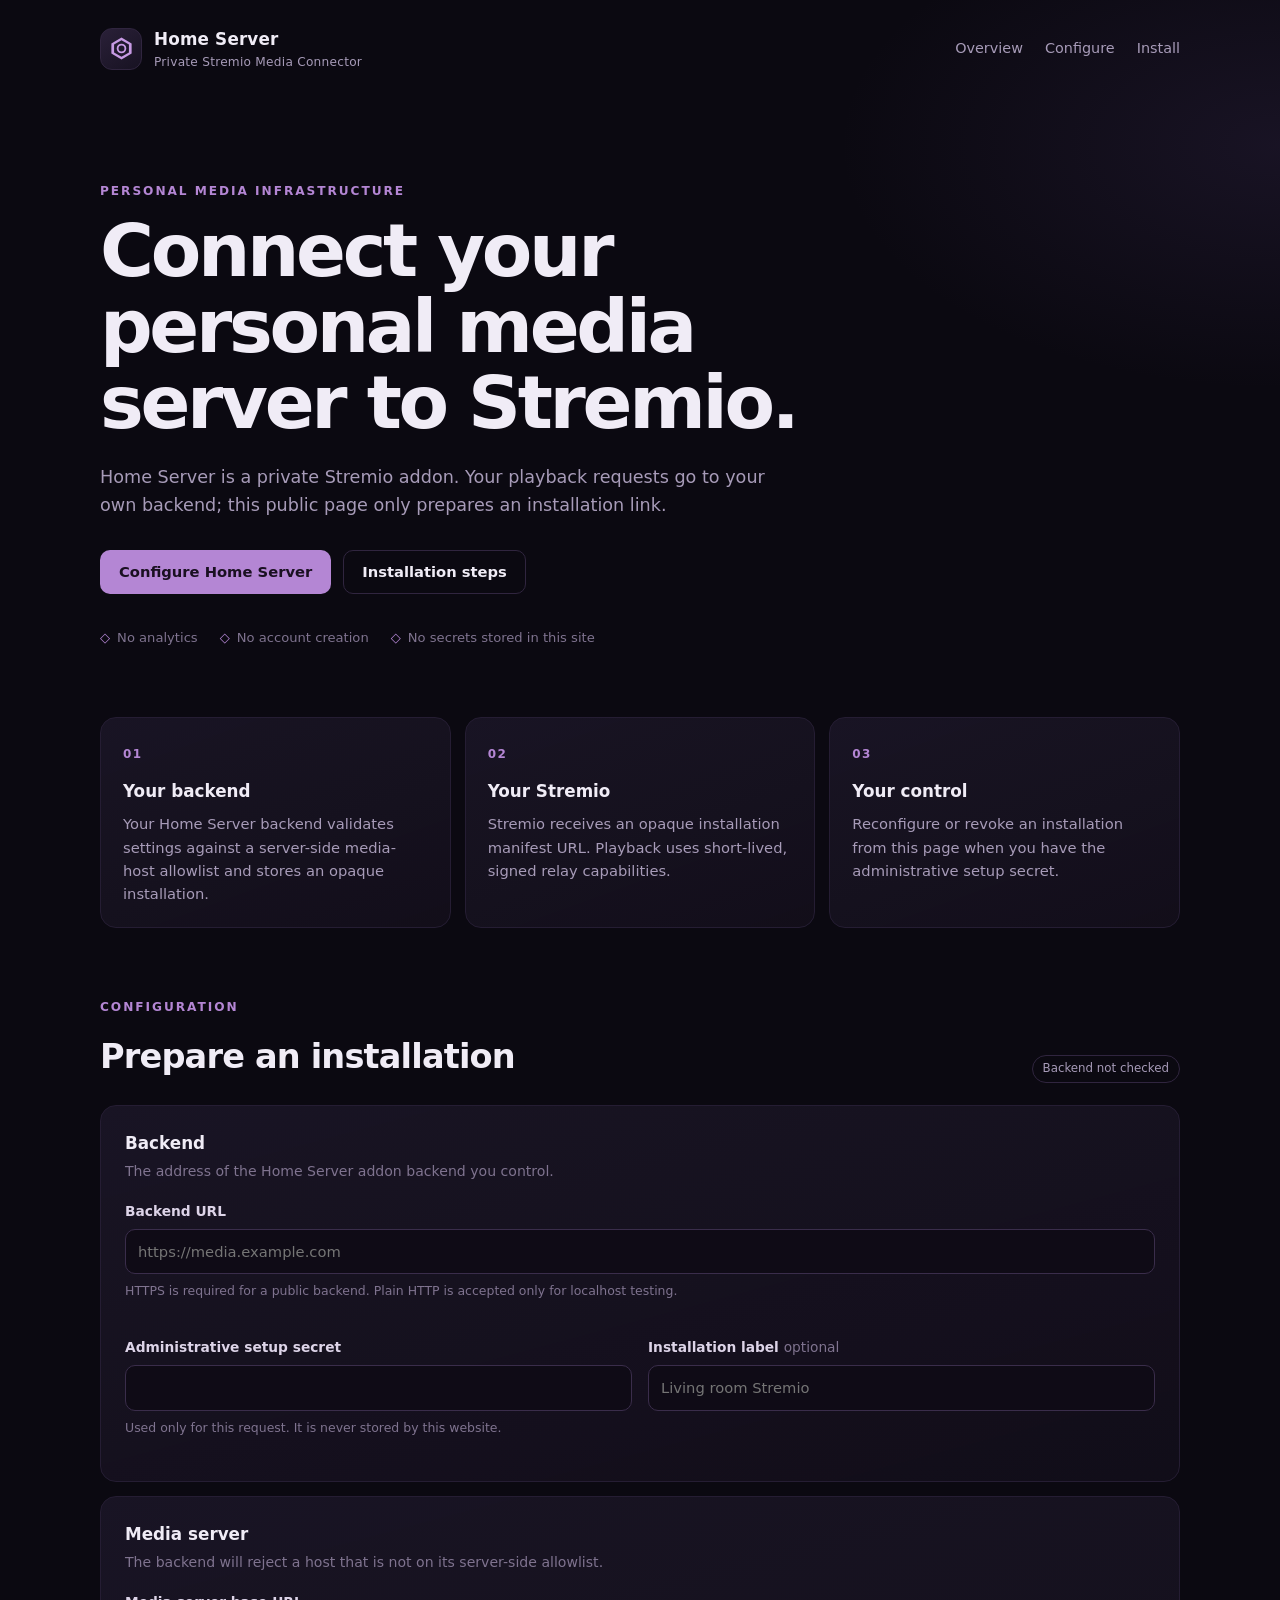
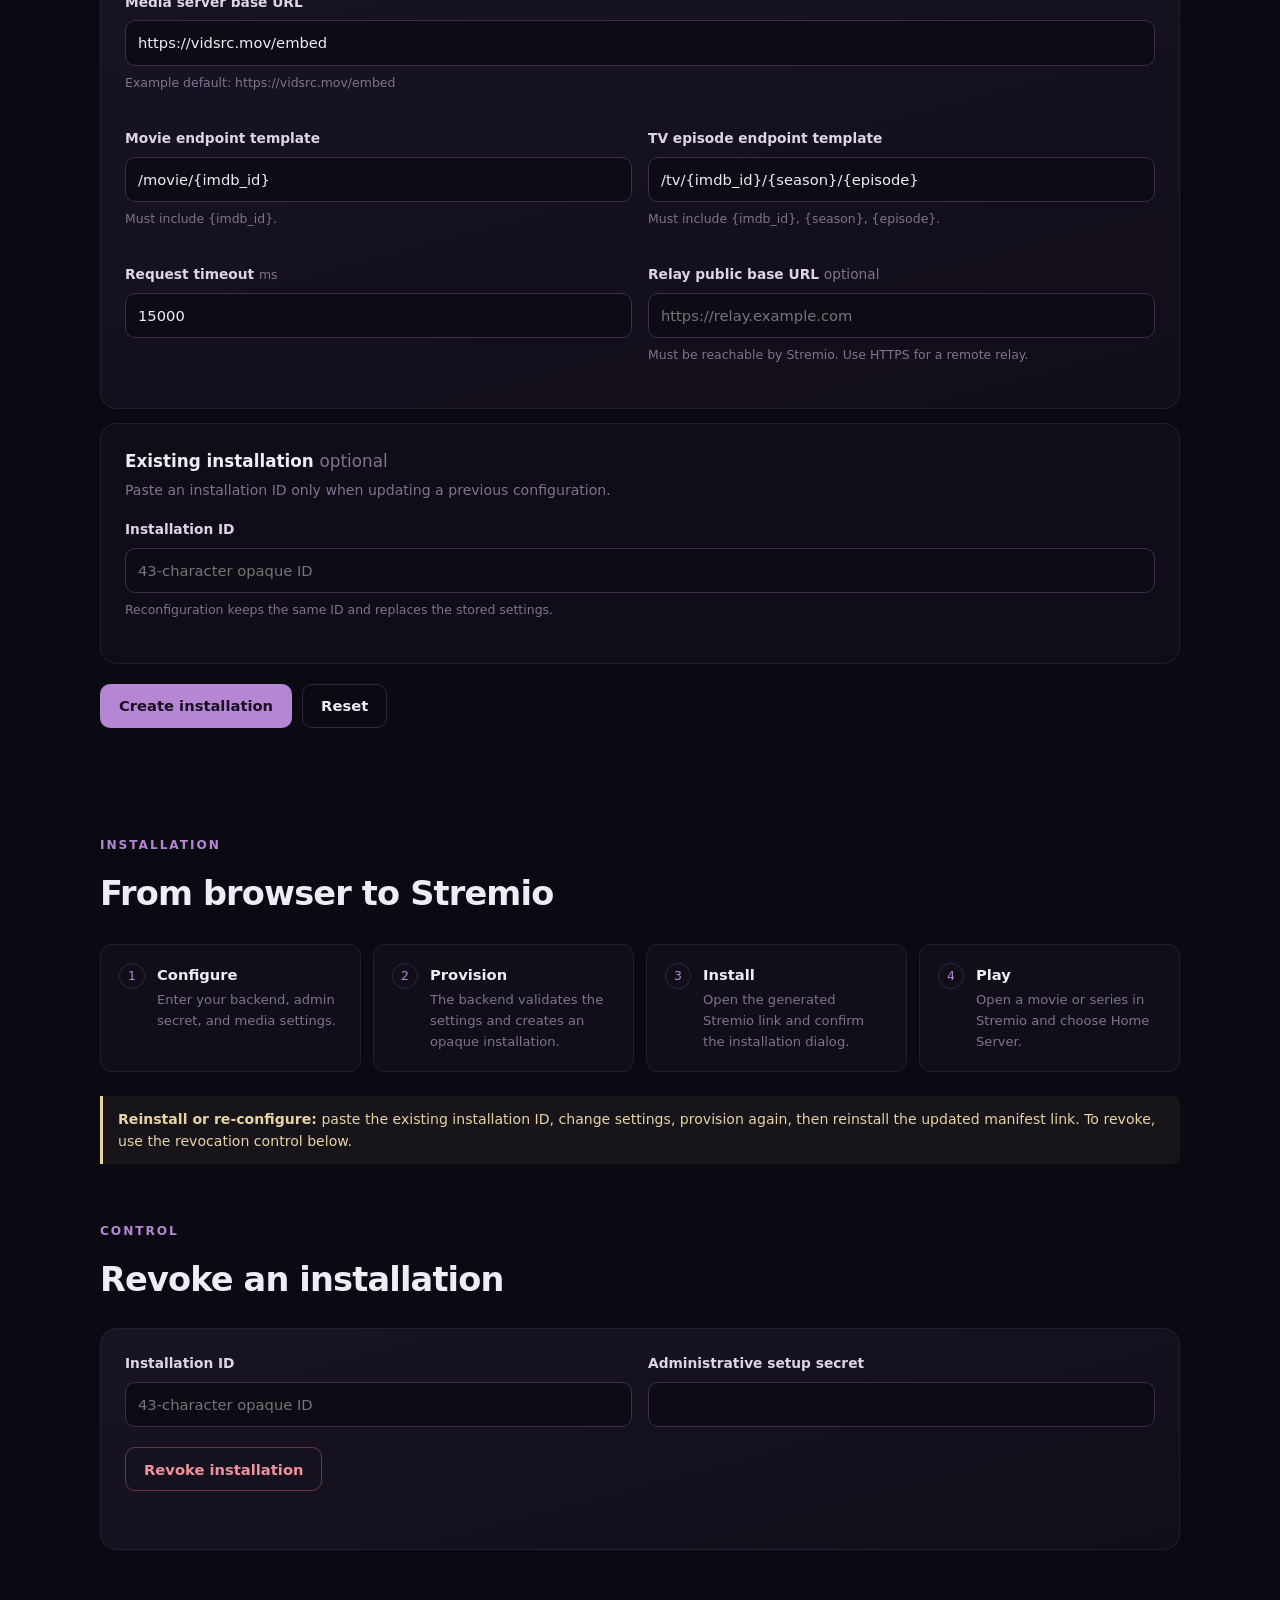
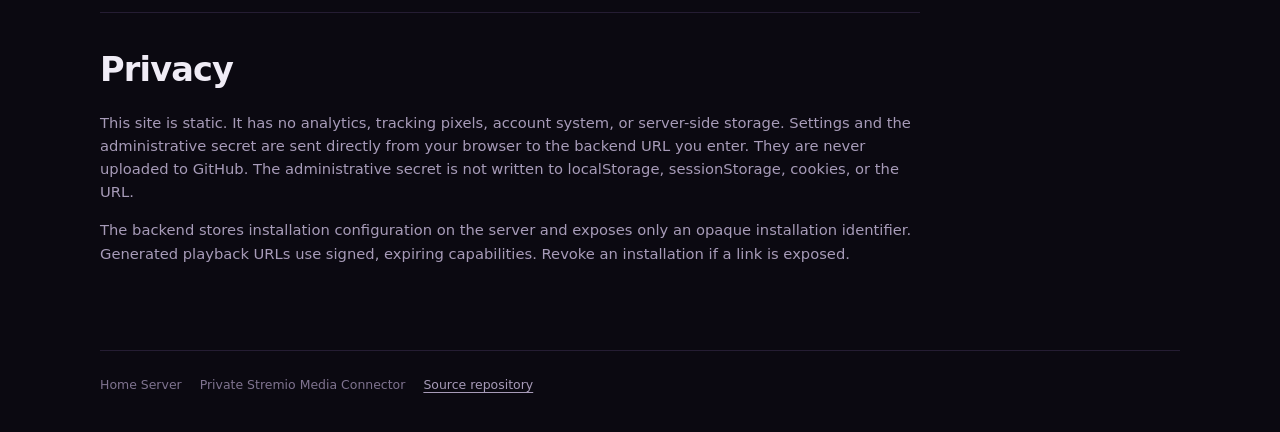
<file: index.html>
<!doctype html>
<html lang="en">
<head>
  <meta charset="utf-8">
  <meta name="viewport" content="width=device-width, initial-scale=1">
  <meta name="color-scheme" content="dark">
  <meta name="description" content="Home Server — connect your personal media server to Stremio.">
  <title>Home Server — Private Stremio Media Connector</title>
  <link rel="stylesheet" href="./assets/css/style.css">
</head>
<body>
  <a class="skip-link" href="#configure">Skip to configuration</a>
  <header class="site-header">
    <a class="brand" href="./" aria-label="Home Server home">
      <span class="brand-mark" aria-hidden="true">
        <svg viewBox="0 0 32 32" role="img"><path d="M16 3 4 10v12l12 7 12-7V10L16 3Zm0 3.2 8.8 5.1v9.4L16 25.8l-8.8-5.1v-9.4L16 6.2Zm0 4.1a5.7 5.7 0 1 0 0 11.4 5.7 5.7 0 0 0 0-11.4Zm0 2.2a3.5 3.5 0 1 1 0 7 3.5 3.5 0 0 1 0-7Z"/></svg>
      </span>
      <span>
        <strong>Home Server</strong>
        <small>Private Stremio Media Connector</small>
      </span>
    </a>
    <nav aria-label="Page sections">
      <a href="#overview">Overview</a>
      <a href="#configure">Configure</a>
      <a href="#install">Install</a>
    </nav>
  </header>

  <main>
    <section class="hero" id="overview">
      <p class="eyebrow">Personal media infrastructure</p>
      <h1>Connect your personal media server to Stremio.</h1>
      <p class="hero-copy">
        Home Server is a private Stremio addon. Your playback requests go to your
        own backend; this public page only prepares an installation link.
      </p>
      <div class="hero-actions">
        <a class="button primary" href="#configure">Configure Home Server</a>
        <a class="button ghost" href="#install">Installation steps</a>
      </div>
      <div class="trust-row" aria-label="Privacy highlights">
        <span>No analytics</span>
        <span>No account creation</span>
        <span>No secrets stored in this site</span>
      </div>
    </section>

    <section class="panel-grid" aria-label="How it works">
      <article class="panel">
        <span class="step">01</span>
        <h2>Your backend</h2>
        <p>Your Home Server backend validates settings against a server-side media-host allowlist and stores an opaque installation.</p>
      </article>
      <article class="panel">
        <span class="step">02</span>
        <h2>Your Stremio</h2>
        <p>Stremio receives an opaque installation manifest URL. Playback uses short-lived, signed relay capabilities.</p>
      </article>
      <article class="panel">
        <span class="step">03</span>
        <h2>Your control</h2>
        <p>Reconfigure or revoke an installation from this page when you have the administrative setup secret.</p>
      </article>
    </section>

    <section class="workspace" id="configure">
      <div class="section-heading">
        <div>
          <p class="eyebrow">Configuration</p>
          <h2>Prepare an installation</h2>
        </div>
        <span class="status-pill" id="connectionPill">Backend not checked</span>
      </div>

      <form id="configForm" novalidate>
        <div class="card">
          <div class="card-heading">
            <h3>Backend</h3>
            <p>The address of the Home Server addon backend you control.</p>
          </div>
          <div class="field-grid">
            <label class="field field-span">
              <span>Backend URL</span>
              <input id="backendUrl" name="backendUrl" type="url" inputmode="url" placeholder="https://media.example.com" autocomplete="url" required>
              <small class="hint">HTTPS is required for a public backend. Plain HTTP is accepted only for localhost testing.</small>
              <em class="error" data-error-for="backendUrl"></em>
            </label>
            <label class="field">
              <span>Administrative setup secret</span>
              <input id="adminSecret" name="adminSecret" type="password" autocomplete="off" spellcheck="false" required>
              <small class="hint">Used only for this request. It is never stored by this website.</small>
              <em class="error" data-error-for="adminSecret"></em>
            </label>
            <label class="field">
              <span>Installation label <span class="optional">optional</span></span>
              <input id="label" name="label" type="text" maxlength="80" placeholder="Living room Stremio">
              <em class="error" data-error-for="label"></em>
            </label>
          </div>
        </div>

        <div class="card">
          <div class="card-heading">
            <h3>Media server</h3>
            <p>The backend will reject a host that is not on its server-side allowlist.</p>
          </div>
          <div class="field-grid">
            <label class="field field-span">
              <span>Media server base URL</span>
              <input id="mediaServerBaseUrl" name="mediaServerBaseUrl" type="url" inputmode="url" placeholder="https://vidsrc.mov/embed" autocomplete="url" required>
              <small class="hint">Example default: https://vidsrc.mov/embed</small>
              <em class="error" data-error-for="mediaServerBaseUrl"></em>
            </label>
            <label class="field">
              <span>Movie endpoint template</span>
              <input id="movieEndpoint" name="movieEndpoint" type="text" value="/movie/{imdb_id}" required>
              <small class="hint">Must include {imdb_id}.</small>
              <em class="error" data-error-for="movieEndpoint"></em>
            </label>
            <label class="field">
              <span>TV episode endpoint template</span>
              <input id="tvEndpoint" name="tvEndpoint" type="text" value="/tv/{imdb_id}/{season}/{episode}" required>
              <small class="hint">Must include {imdb_id}, {season}, {episode}.</small>
              <em class="error" data-error-for="tvEndpoint"></em>
            </label>
            <label class="field">
              <span>Request timeout <span class="unit">ms</span></span>
              <input id="timeoutMs" name="timeoutMs" type="number" min="1000" max="120000" step="1" value="15000" required>
              <em class="error" data-error-for="timeoutMs"></em>
            </label>
            <label class="field">
              <span>Relay public base URL <span class="optional">optional</span></span>
              <input id="relayPublicBaseUrl" name="relayPublicBaseUrl" type="url" inputmode="url" placeholder="https://relay.example.com">
              <small class="hint">Must be reachable by Stremio. Use HTTPS for a remote relay.</small>
              <em class="error" data-error-for="relayPublicBaseUrl"></em>
            </label>
          </div>
        </div>

        <div class="card subtle-card">
          <div class="card-heading">
            <h3>Existing installation <span class="optional">optional</span></h3>
            <p>Paste an installation ID only when updating a previous configuration.</p>
          </div>
          <label class="field">
            <span>Installation ID</span>
            <input id="installationId" name="installationId" type="text" autocomplete="off" spellcheck="false" placeholder="43-character opaque ID">
            <small class="hint">Reconfiguration keeps the same ID and replaces the stored settings.</small>
            <em class="error" data-error-for="installationId"></em>
          </label>
        </div>

        <div class="form-actions">
          <button class="button primary" type="submit" id="provisionButton">Create installation</button>
          <button class="button ghost" type="button" id="resetButton">Reset</button>
        </div>
        <p class="form-message" id="formMessage" role="status" aria-live="polite"></p>
      </form>
    </section>

    <section class="result-card" id="result" hidden aria-live="polite">
      <div class="result-heading">
        <div>
          <p class="eyebrow">Provisioned</p>
          <h2>Your installation is ready</h2>
        </div>
        <span class="status-pill success">Stored server-side</span>
      </div>
      <dl class="result-meta">
        <div><dt>Installation ID</dt><dd id="resultId"></dd></div>
        <div><dt>Relay</dt><dd id="resultRelay"></dd></div>
      </dl>
      <div class="url-row">
        <label class="field field-span">
          <span>Manifest URL</span>
          <input id="manifestUrl" class="mono" type="text" readonly>
        </label>
        <button class="button ghost small" type="button" id="copyManifest">Copy manifest URL</button>
      </div>
      <div class="install-row">
        <a class="button primary" id="installLink" href="#">Install in Stremio</a>
        <button class="button ghost" type="button" id="copyInstall">Copy Stremio link</button>
      </div>
      <p class="hint">Stremio may show a confirmation dialog. Confirm the installation for it to persist.</p>
    </section>

    <section class="install-steps" id="install">
      <p class="eyebrow">Installation</p>
      <h2>From browser to Stremio</h2>
      <ol class="steps">
        <li><span>1</span><div><strong>Configure</strong><p>Enter your backend, admin secret, and media settings.</p></div></li>
        <li><span>2</span><div><strong>Provision</strong><p>The backend validates the settings and creates an opaque installation.</p></div></li>
        <li><span>3</span><div><strong>Install</strong><p>Open the generated Stremio link and confirm the installation dialog.</p></div></li>
        <li><span>4</span><div><strong>Play</strong><p>Open a movie or series in Stremio and choose Home Server.</p></div></li>
      </ol>
      <div class="notice">
        <strong>Reinstall or re-configure:</strong> paste the existing installation ID, change settings, provision again, then reinstall the updated manifest link. To revoke, use the revocation control below.
      </div>
    </section>

    <section class="workspace revoke-section" id="revoke">
      <div class="section-heading">
        <div>
          <p class="eyebrow">Control</p>
          <h2>Revoke an installation</h2>
        </div>
      </div>
      <div class="card">
        <div class="field-grid">
          <label class="field">
            <span>Installation ID</span>
            <input id="revokeId" type="text" autocomplete="off" spellcheck="false" placeholder="43-character opaque ID">
          </label>
          <label class="field">
            <span>Administrative setup secret</span>
            <input id="revokeSecret" type="password" autocomplete="off" spellcheck="false">
          </label>
        </div>
        <div class="form-actions">
          <button class="button danger" type="button" id="revokeButton">Revoke installation</button>
        </div>
        <p class="form-message" id="revokeMessage" role="status" aria-live="polite"></p>
      </div>
    </section>

    <section class="privacy" aria-label="Privacy statement">
      <h2>Privacy</h2>
      <p>This site is static. It has no analytics, tracking pixels, account system, or server-side storage. Settings and the administrative secret are sent directly from your browser to the backend URL you enter. They are never uploaded to GitHub. The administrative secret is not written to localStorage, sessionStorage, cookies, or the URL.</p>
      <p>The backend stores installation configuration on the server and exposes only an opaque installation identifier. Generated playback URLs use signed, expiring capabilities. Revoke an installation if a link is exposed.</p>
    </section>
  </main>

  <footer class="site-footer">
    <span>Home Server</span>
    <span>Private Stremio Media Connector</span>
    <a href="https://github.com/pastvision/homeserver" rel="noreferrer">Source repository</a>
  </footer>

  <script type="module" src="./assets/js/app.js"></script>
</body>
</html>
</file>
<file: assets/css/style.css>
:root {
  color-scheme: dark;
  --bg: #0b0911;
  --bg-soft: #110d19;
  --panel: #171222;
  --panel-2: #1d1729;
  --line: #30253f;
  --line-soft: #251d33;
  --text: #f0ecf6;
  --muted: #a79bb8;
  --muted-2: #7f738f;
  --accent: #b486d4;
  --accent-strong: #c79ae4;
  --accent-ink: #1a1021;
  --success: #8ee6a8;
  --danger: #f0929e;
  --warning: #e7d3a5;
  --radius: 16px;
  --radius-sm: 10px;
  --max: 1080px;
  font-family: Inter, ui-sans-serif, system-ui, -apple-system, "Segoe UI", Roboto, sans-serif;
  font-synthesis: none;
}

* { box-sizing: border-box; }
html { scroll-behavior: smooth; }
body {
  margin: 0;
  background:
    radial-gradient(900px 480px at 12% -10%, rgba(139, 91, 178, .22), transparent 60%),
    radial-gradient(760px 420px at 100% 4%, rgba(86, 64, 123, .18), transparent 58%),
    var(--bg);
  color: var(--text);
  line-height: 1.58;
  -webkit-font-smoothing: antialiased;
}

a { color: var(--accent-strong); text-underline-offset: 3px; }
a:hover { color: #e0c1f5; }
.skip-link {
  position: absolute; left: -999px; top: 12px; z-index: 20;
  background: var(--accent); color: var(--accent-ink); padding: 10px 14px; border-radius: 8px;
}
.skip-link:focus { left: 12px; }

.site-header {
  width: min(var(--max), calc(100% - 40px));
  margin: 0 auto;
  padding: 26px 0 20px;
  display: flex; align-items: center; justify-content: space-between; gap: 24px;
}
.brand { display: flex; align-items: center; gap: 12px; color: var(--text); text-decoration: none; }
.brand-mark { width: 42px; height: 42px; display: grid; place-items: center; border: 1px solid var(--line); border-radius: 12px; background: linear-gradient(145deg, #2a2038, #171222); }
.brand-mark svg { width: 27px; height: 27px; fill: var(--accent-strong); }
.brand strong { display: block; font-size: 1.05rem; letter-spacing: .01em; }
.brand small { display: block; color: var(--muted); font-size: .76rem; letter-spacing: .02em; }
.site-header nav { display: flex; gap: 22px; font-size: .9rem; }
.site-header nav a { color: var(--muted); text-decoration: none; }
.site-header nav a:hover { color: var(--text); }

main { width: min(var(--max), calc(100% - 40px)); margin: 0 auto; padding: 34px 0 70px; }

.hero { padding: 56px 0 34px; max-width: 840px; }
.eyebrow { margin: 0 0 12px; color: var(--accent); font-size: .76rem; font-weight: 700; letter-spacing: .16em; text-transform: uppercase; }
h1 { margin: 0; font-size: clamp(2.5rem, 6.5vw, 4.6rem); line-height: 1.03; letter-spacing: -.045em; font-weight: 720; }
.hero-copy { margin: 24px 0 0; max-width: 680px; color: var(--muted); font-size: 1.1rem; }
.hero-actions { display: flex; flex-wrap: wrap; gap: 12px; margin-top: 30px; }
.trust-row { display: flex; flex-wrap: wrap; gap: 10px 22px; margin-top: 34px; color: var(--muted-2); font-size: .82rem; }
.trust-row span::before { content: "◇"; color: var(--accent); margin-right: 7px; }

.button {
  display: inline-flex; align-items: center; justify-content: center; gap: 8px;
  min-height: 44px; padding: 0 18px; border-radius: 10px; border: 1px solid transparent;
  font: inherit; font-weight: 650; font-size: .92rem; text-decoration: none; cursor: pointer;
  transition: background .16s ease, border-color .16s ease, color .16s ease, transform .16s ease;
}
.button:hover { transform: translateY(-1px); }
.button.primary { background: var(--accent); color: var(--accent-ink); }
.button.primary:hover { background: var(--accent-strong); color: var(--accent-ink); }
.button.ghost { background: transparent; border-color: var(--line); color: var(--text); }
.button.ghost:hover { border-color: #4a3a5e; background: rgba(255,255,255,.03); }
.button.danger { background: transparent; border-color: #6d3540; color: var(--danger); }
.button.danger:hover { background: rgba(240,146,158,.08); }
.button.small { min-height: 38px; padding: 0 13px; font-size: .82rem; }

.panel-grid { display: grid; grid-template-columns: repeat(3, minmax(0, 1fr)); gap: 14px; margin: 34px 0 70px; }
.panel { background: linear-gradient(160deg, rgba(29,23,41,.78), rgba(19,15,27,.86)); border: 1px solid var(--line-soft); border-radius: var(--radius); padding: 22px; }
.panel .step { color: var(--accent); font-size: .75rem; font-weight: 700; letter-spacing: .12em; }
.panel h2 { margin: 13px 0 8px; font-size: 1.05rem; }
.panel p { margin: 0; color: var(--muted); font-size: .92rem; }

.workspace { margin-top: 24px; }
.section-heading { display: flex; align-items: end; justify-content: space-between; gap: 20px; margin: 0 0 22px; }
.section-heading h2, .install-steps h2, .privacy h2, .result-card h2 { margin: 0; font-size: clamp(1.55rem, 3vw, 2.1rem); letter-spacing: -.025em; }
.status-pill { display: inline-flex; align-items: center; min-height: 28px; padding: 0 10px; border: 1px solid var(--line); border-radius: 999px; color: var(--muted); font-size: .74rem; white-space: nowrap; }
.status-pill.success { color: var(--success); border-color: rgba(142,230,168,.3); background: rgba(142,230,168,.06); }

.card { background: linear-gradient(165deg, rgba(29,23,41,.78), rgba(18,14,26,.88)); border: 1px solid var(--line-soft); border-radius: var(--radius); padding: 24px; margin-bottom: 14px; }
.subtle-card { background: rgba(20,16,29,.6); }
.card-heading { margin-bottom: 18px; }
.card-heading h3 { margin: 0 0 4px; font-size: 1.05rem; }
.card-heading p { margin: 0; color: var(--muted-2); font-size: .88rem; }

.field-grid { display: grid; grid-template-columns: repeat(2, minmax(0, 1fr)); gap: 16px; }
.field { display: flex; flex-direction: column; gap: 7px; }
.field-span { grid-column: 1 / -1; }
.field > span { font-size: .86rem; font-weight: 620; color: #ddd4e8; }
.optional, .unit { color: var(--muted-2); font-weight: 500; }
.unit { font-size: .78rem; }
input {
  width: 100%; min-height: 44px; padding: 10px 12px; border-radius: var(--radius-sm);
  border: 1px solid #3a2d4b; background: #0f0b16; color: var(--text); font: inherit; font-size: .92rem;
}
input:focus { outline: 2px solid rgba(180,134,212,.55); border-color: transparent; }
input[readonly] { color: #d8cce6; }
input.mono, code { font-family: ui-monospace, SFMono-Regular, Consolas, "Liberation Mono", monospace; }
.hint { color: var(--muted-2); font-size: .78rem; }
.error { color: var(--danger); font-size: .78rem; font-style: normal; min-height: 1em; }
.field.invalid input { border-color: #7d3b48; }

.form-actions { display: flex; flex-wrap: wrap; gap: 10px; margin-top: 20px; }
.form-message { min-height: 1.4em; margin: 14px 0 0; font-size: .88rem; color: var(--muted); }
.form-message.error { color: var(--danger); }
.form-message.success { color: var(--success); }

.result-card { margin-top: 32px; padding: 26px; border: 1px solid rgba(180,134,212,.38); border-radius: var(--radius); background: linear-gradient(155deg, rgba(46,32,61,.72), rgba(20,15,29,.9)); }
.result-heading { display: flex; justify-content: space-between; gap: 16px; align-items: start; }
.result-meta { display: flex; flex-wrap: wrap; gap: 18px 34px; margin: 20px 0; }
.result-meta dt { color: var(--muted-2); font-size: .74rem; text-transform: uppercase; letter-spacing: .08em; }
.result-meta dd { margin: 4px 0 0; font-family: ui-monospace, SFMono-Regular, Consolas, monospace; font-size: .84rem; overflow-wrap: anywhere; }
.url-row { display: flex; align-items: end; gap: 10px; }
.url-row .field { flex: 1; }
.install-row { display: flex; flex-wrap: wrap; gap: 10px; margin-top: 18px; }

.install-steps { margin-top: 74px; }
.steps { list-style: none; padding: 0; margin: 24px 0; display: grid; grid-template-columns: repeat(4, minmax(0, 1fr)); gap: 12px; }
.steps li { display: flex; gap: 12px; padding: 18px; border: 1px solid var(--line-soft); border-radius: 12px; background: rgba(22,17,31,.6); }
.steps li > span { flex: 0 0 26px; height: 26px; display: grid; place-items: center; border: 1px solid var(--line); border-radius: 50%; color: var(--accent); font-size: .78rem; }
.steps strong { display: block; font-size: .92rem; }
.steps p { margin: 4px 0 0; color: var(--muted-2); font-size: .82rem; }
.notice { border-left: 3px solid var(--warning); padding: 12px 15px; border-radius: 0 8px 8px 0; background: rgba(231,211,165,.06); color: #e7d3a5; font-size: .88rem; }

.revoke-section { margin-top: 58px; }
.privacy { margin-top: 62px; padding-top: 30px; border-top: 1px solid var(--line-soft); max-width: 820px; }
.privacy p { color: var(--muted); font-size: .92rem; }

.site-footer { width: min(var(--max), calc(100% - 40px)); margin: 0 auto; padding: 24px 0 38px; border-top: 1px solid var(--line-soft); display: flex; flex-wrap: wrap; gap: 8px 18px; color: var(--muted-2); font-size: .78rem; }
.site-footer a { color: var(--muted); }

@media (max-width: 900px) {
  .panel-grid, .steps { grid-template-columns: repeat(2, minmax(0, 1fr)); }
}
@media (max-width: 640px) {
  .site-header { align-items: start; flex-direction: column; gap: 14px; }
  .site-header nav { gap: 16px; }
  .hero { padding-top: 32px; }
  .panel-grid, .steps, .field-grid { grid-template-columns: 1fr; }
  .field-span { grid-column: auto; }
  .section-heading { align-items: start; flex-direction: column; }
  .url-row { align-items: stretch; flex-direction: column; }
  .result-heading { flex-direction: column; }
  .card, .result-card { padding: 18px; }
  body { background-color: var(--bg); }
}
</file>
